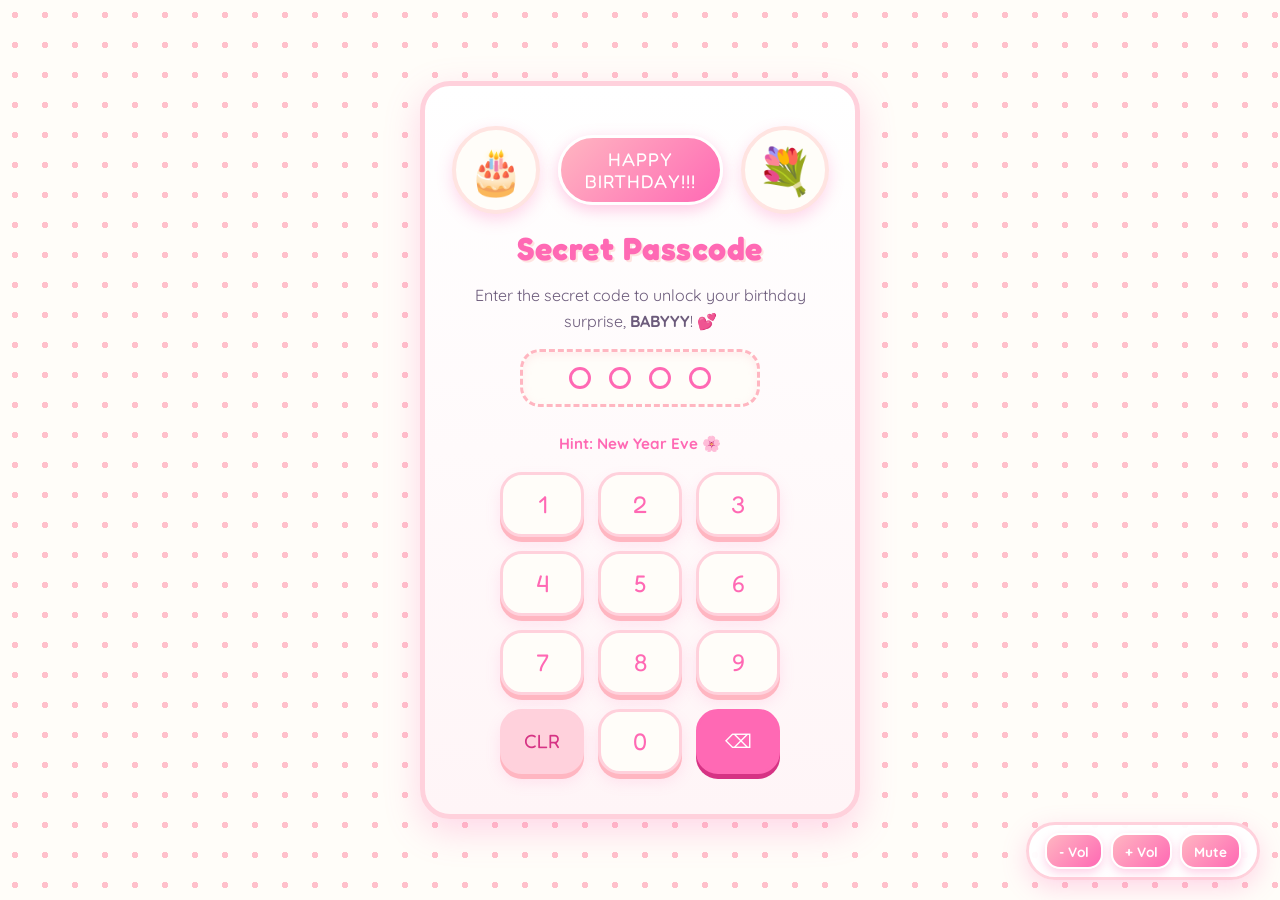
<file: index.html>
<!DOCTYPE html>
<html lang="en">
<head>
    <meta charset="UTF-8">
    <meta name="viewport" content="width=device-width, initial-scale=1.0">
    <title>Passcode! 🔒</title>
        <script src="music.js"></script>
</body>
</html>

    <link rel="stylesheet" href="style.css">
</head>
<body>
    <div class="container passcode-card" id="lockCard">
        
        <!-- Cute Sticker Banner with Cake, Happy Birthday Badge, and Bouquet -->
        <div class="sticker-banner">
            <div class="sticker" title="Birthday Cake Sticker">🎂</div>
            <div class="bday-badge">HAPPY BIRTHDAY!!!</div>
            <div class="sticker" style="animation-delay: 1.2s;" title="Flower Bouquet Sticker">💐</div>
        </div>

        <h1>Secret Passcode </h1>
        <p style="font-size: 1rem; margin-bottom: 10px;">
            Enter the secret code to unlock your birthday surprise, <strong>BABYYY</strong>! 💕
        </p>

        <!-- Display Dots for 4-Digit Passcode -->
        <div class="passcode-display" id="dotsDisplay">
            <div class="dot"></div>
            <div class="dot"></div>
            <div class="dot"></div>
            <div class="dot"></div>
        </div>

        <p id="statusMsg" style="font-size: 0.95rem; color: #FF69B4; min-height: 24px; margin-bottom: 15px; font-weight: bold;">
            Hint: New Year Eve 🌸
        </p>

        <!-- Cute Pink Number Pad -->
        <div class="numpad">
            <button class="num-btn" onclick="pressNum('1')">1</button>
            <button class="num-btn" onclick="pressNum('2')">2</button>
            <button class="num-btn" onclick="pressNum('3')">3</button>
            <button class="num-btn" onclick="pressNum('4')">4</button>
            <button class="num-btn" onclick="pressNum('5')">5</button>
            <button class="num-btn" onclick="pressNum('6')">6</button>
            <button class="num-btn" onclick="pressNum('7')">7</button>
            <button class="num-btn" onclick="pressNum('8')">8</button>
            <button class="num-btn" onclick="pressNum('9')">9</button>
            <button class="num-btn action-btn" onclick="clearCode()" title="Clear">CLR</button>
            <button class="num-btn" onclick="pressNum('0')">0</button>
            <button class="num-btn enter-btn" onclick="deleteLast()" title="Backspace">⌫</button>
        </div>
    </div>

    <script>
        let currentCode = "";
        const correctCode = "3112";
        const dots = document.querySelectorAll(".dot");
        const statusMsg = document.getElementById("statusMsg");
        const lockCard = document.getElementById("lockCard");

        function updateDots() {
            dots.forEach((dot, index) => {
                if (index < currentCode.length) {
                    dot.classList.add("filled");
                } else {
                    dot.classList.remove("filled");
                }
            });
        }

        function pressNum(num) {
            if (currentCode.length < 4) {
                currentCode += num;
                updateDots();

                if (currentCode.length === 4) {
                    setTimeout(checkPasscode, 250);
                }
            }
        }

        function deleteLast() {
            currentCode = currentCode.slice(0, -1);
            updateDots();
        }

        function clearCode() {
            currentCode = "";
            updateDots();
            statusMsg.textContent = "Hint: A special date! 🌸";
        }

        function checkPasscode() {
            if (currentCode === correctCode) {
                statusMsg.style.color = "#2ecc71";
                statusMsg.textContent = "Yay! Unlocked! Welcome SUNSHINE";
                setTimeout(() => {
                    window.location.href = "welcome.html";
                }, 700);
            } else {
                statusMsg.style.color = "#e74c3c";
                statusMsg.textContent = "Oops! Wrong passcode, try again! ";
                lockCard.classList.remove("error-shake");
                void lockCard.offsetWidth; // trigger reflow
                lockCard.classList.add("error-shake");
                setTimeout(() => {
                    currentCode = "";
                    updateDots();
                }, 500);
            }
        }

        // Also support keyboard typing!
        document.addEventListener("keydown", (e) => {
            if (e.key >= "0" && e.key <= "9") {
                pressNum(e.key);
            } else if (e.key === "Backspace") {
                deleteLast();
            } else if (e.key === "Escape") {
                clearCode();
            }
        });
    </script>
</body>
</html>
</file>
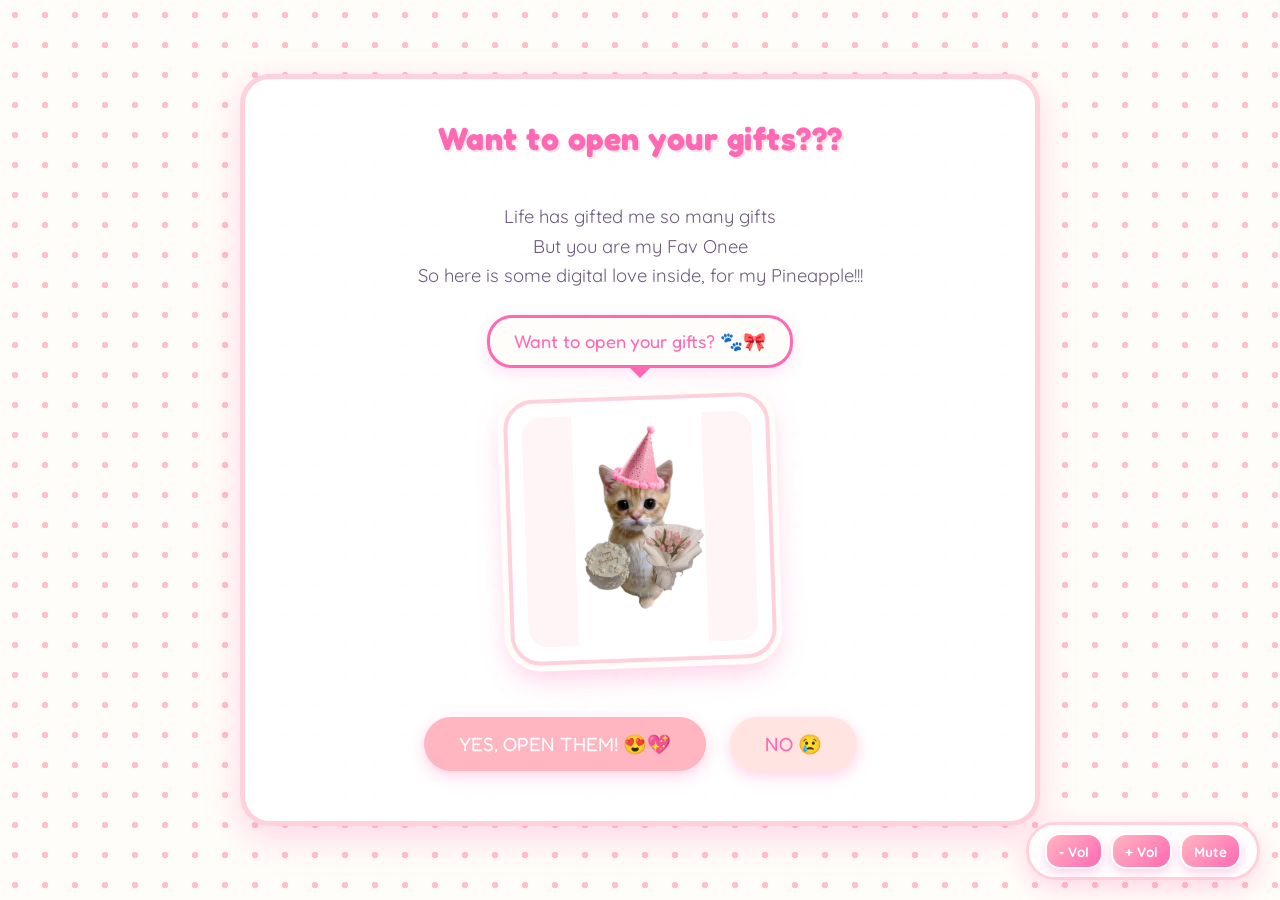
<file: accept.html>
<!DOCTYPE html>
<html lang="en">
<head>
    <meta charset="UTF-8">
    <meta name="viewport" content="width=device-width, initial-scale=1.0">
    <title>gifts</title>
        <script src="music.js"></script>
    </body>

</html>

    <link rel="stylesheet" href="style.css">
    <style>
        /* Cute Cut-Out Sticker Styling for your Cat Picture */
        .cat-sticker-wrapper {
            display: inline-block;
            background: white;
            padding: 14px;
            border-radius: 30px;
            border: 4px solid #FFD1DC;
            /* Double shadow creates a real die-cut sticker effect! */
            box-shadow: 
                0 0 0 6px #FFFDF9,
                0 12px 28px rgba(255, 105, 180, 0.35);
            transform: rotate(-2deg);
            transition: transform 0.3s ease;
            margin: 10px auto 20px auto;
            animation: float 3s infinite ease-in-out;
        }

        .cat-sticker-wrapper:hover {
            transform: rotate(2deg) scale(1.05);
        }

        .cat-sticker-img {
            width: 230px;
            height: 230px;
            object-fit: contain;
            border-radius: 20px;
            display: block;
            background-color: #FFF5F7;
        }

        /* Modal for Try Again */
        .modal {
            display: none;
            position: fixed;
            top: 0; left: 0; width: 100%; height: 100%;
            background: rgba(255, 182, 193, 0.55);
            backdrop-filter: blur(4px);
            justify-content: center;
            align-items: center;
            z-index: 100;
        }
        .modal-content {
            background: #FFFDF9;
            padding: 30px;
            border-radius: 25px;
            border: 5px solid #FF69B4;
            text-align: center;
            max-width: 400px;
            box-shadow: 0 12px 30px rgba(255, 105, 180, 0.35);
            animation: bounceIn 0.5s;
        }
    </style>
</head>
<body>
    <div class="container">
        <h1>Want to open your gifts???</h1>
        <p><br> Life has gifted me so many gifts<br> But you are my Fav Onee <br>
            So here is some digital love inside, for my Pineapple!!!</p>
        
        <!-- Cute Cat Sticker Stage -->
        <div class="cat-stage">
            <div class="speech-bubble">
                Want to open your gifts? 🐾🎀
            </div>

            <!-- Sticker Frame for your Cat Picture -->
            <div class="cat-sticker-wrapper">
                <!-- Save your cat image as 'cat-sticker.png' (or .jpg) in your folder! -->
                <img src="cat-sticker.jpg" alt="Cute Cat Sticker Asking Want to open your gifts?" class="cat-sticker-img" onerror="this.style.display='none'; document.getElementById('catFallback').style.display='flex';">
                
                <!-- Fallback placeholder if 'cat-sticker.png' isn't added yet -->
                <div id="catFallback" style="display: none; width: 330px; height: 330px; flex-direction: column; justify-content: center; align-items: center; background: #FFF5F7; border: 2px dashed #FF69B4; border-radius: 20px; padding: 15px;">
                    <div style="font-size: 4.5rem; line-height: 1.1;">🐱🎁</div>
                    <p style="font-size: 0.85rem; color: #FF69B4; font-weight: bold; margin-top: 10px; margin-bottom: 0;">
                        Save your cat pic as<br><code>cat-sticker.png</code><br>in this folder! ✨
                    </p>
                </div>
            </div>
        </div>

        <div>
            <a href="gifts.html" class="btn">YES, OPEN THEM! 😍💖</a>
            <button onclick="showRetry()" class="btn btn-secondary">NO 😢</button>
        </div>
    </div>

    <!-- The Try Again Modal when clicking NO -->
    <div id="retryModal" class="modal">
        <div class="modal-content">
            <div style="font-size: 4rem; margin-bottom: 10px;">🙀💢</div>
            <h2 style="font-size: 1.6rem;">Oops, Please Try Again! 🥺</h2>
            <p>You can't say no to opening your birthday gifts ! Click Okay and press YES!</p>
            <button onclick="closeRetry()" class="btn">OKAY! 💖</button>
        </div>
    </div>

    <script>
        function showRetry() {
            document.getElementById('retryModal').style.display = 'flex';
        }
        function closeRetry() {
            document.getElementById('retryModal').style.display = 'none';
        }
    </script>
</body>
</html>
</file>
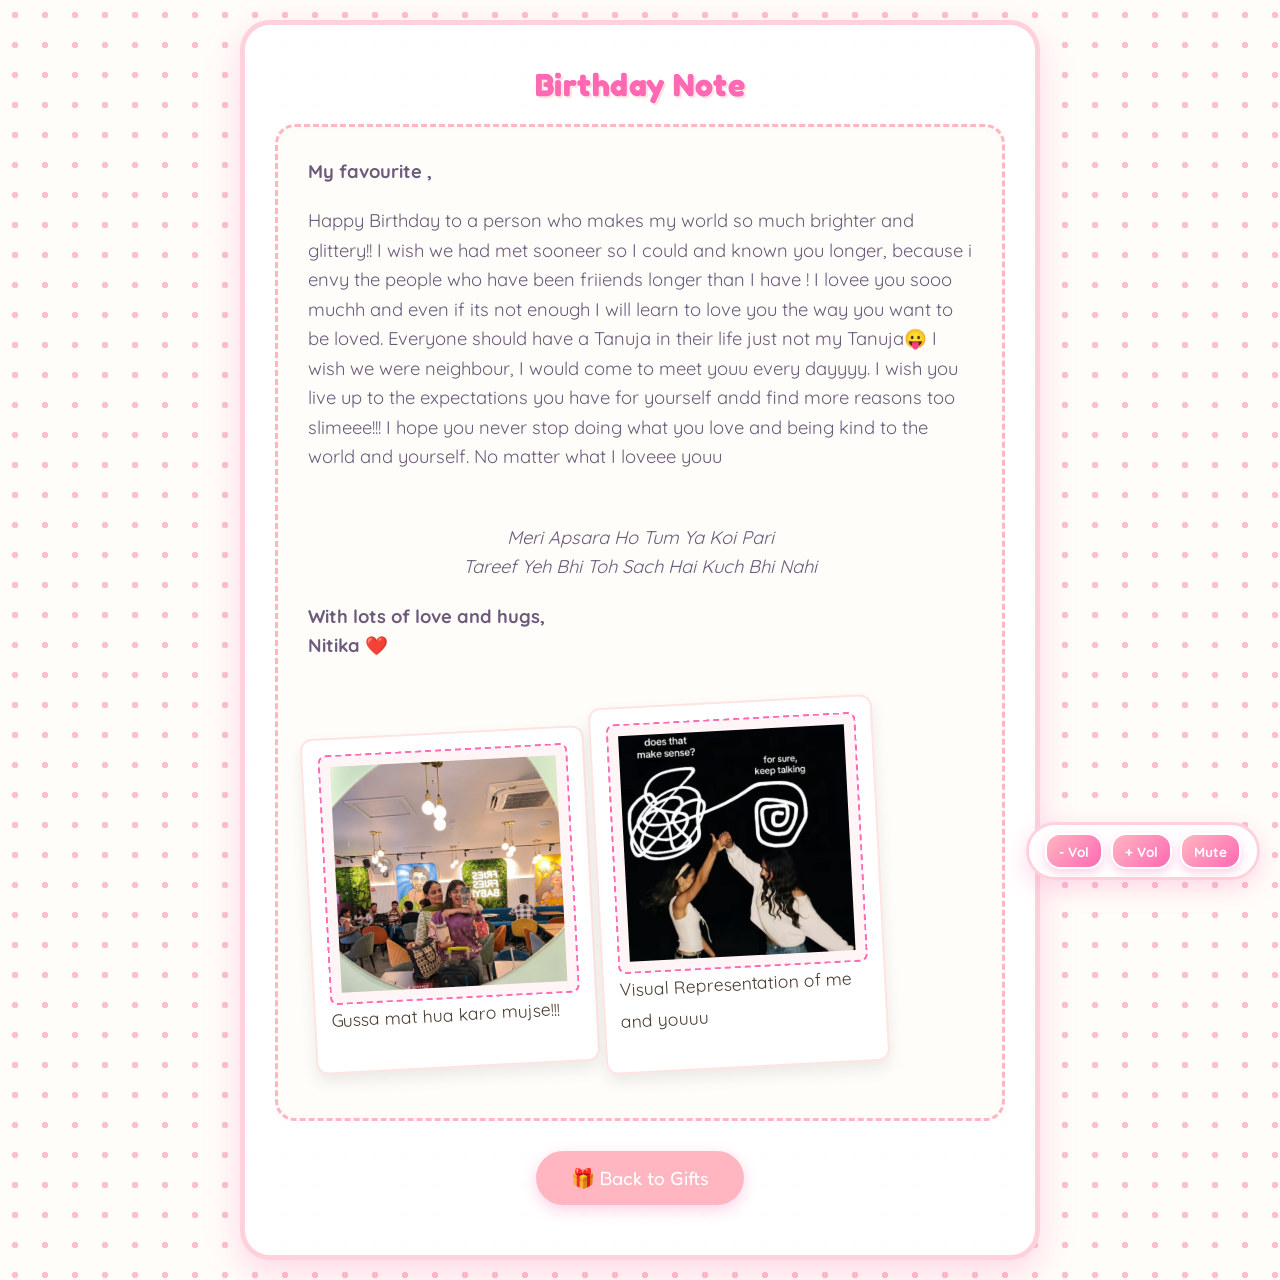
<file: gift1.html>
<!DOCTYPE html>
<html lang="en">
<head>
    <meta charset="UTF-8">
    <meta name="viewport" content="width=device-width, initial-scale=1.0">
    <title>A Letter ✉️</title>
        <script src="music.js"></script>
</body>
</html>

    <link rel="stylesheet" href="style.css">
    <style>
        .letter-box {
            background-color: #FFFDF9;
            border: 3px dashed #FFB6C1;
            padding: 30px;
            border-radius: 20px;
            text-align: left;
            margin: 20px 0;
            font-family: 'Quicksand', sans-serif;
            font-size: 1.1rem;
            color: #4a3c31;
            line-height: 1.8;
            box-shadow: inset 0 0 10px rgba(0,0,0,0.02);
        }
    </style>
</head>
<body>
    <div class="container">
        <h1> Birthday Note</h1>
        
        <div class="letter-box">
            <p><strong>My favourite ,</strong></p>
            <p> Happy Birthday to a person who makes my world so much brighter and glittery!! 
                I wish we had met sooneer so I could and known you longer, because i envy the people who 
                have been friiends longer than I have ! I lovee you sooo muchh and even if its not enough I will learn to love you 
                the way you want to be loved.  Everyone should have a Tanuja in their life just not my Tanuja😛 

                I wish we were neighbour, I would come to meet youu every dayyyy. I wish you live up to the expectations you
                 have for yourself andd find more reasons too slimeee!!! 
                I hope you never stop doing what you love and being kind to the world and yourself. No matter what I loveee youu</p> 
               <br>
               <p style="text-align: center;">
    <i>
        Meri Apsara Ho Tum Ya Koi Pari <br>
        Tareef Yeh Bhi Toh Sach Hai Kuch Bhi Nahi
    </i>
</p>

            <p style="text-align: left; "><strong>With lots of love and hugs,<br>Nitika ❤️</strong>

 <div class="photo-frame">
            <div class="photo-placeholder">
                <img src="3 .jpeg" alt="[Insert a Beautiful Memory Pic]">
                
            </div>
            <caption>Gussa mat hua karo mujse!!!</caption>
        </div>

        <div class="photo-frame">
            <div class="photo-placeholder">
                <img src="pic g1.png" alt="[US ]">
                
            </div>
            <caption>Visual Representation of me<br> and youuu</caption>
        </div>

    </div>

        <a href="gifts.html" class="btn">🎁 Back to Gifts</a>
    </div>
</body>
</html>
</file>
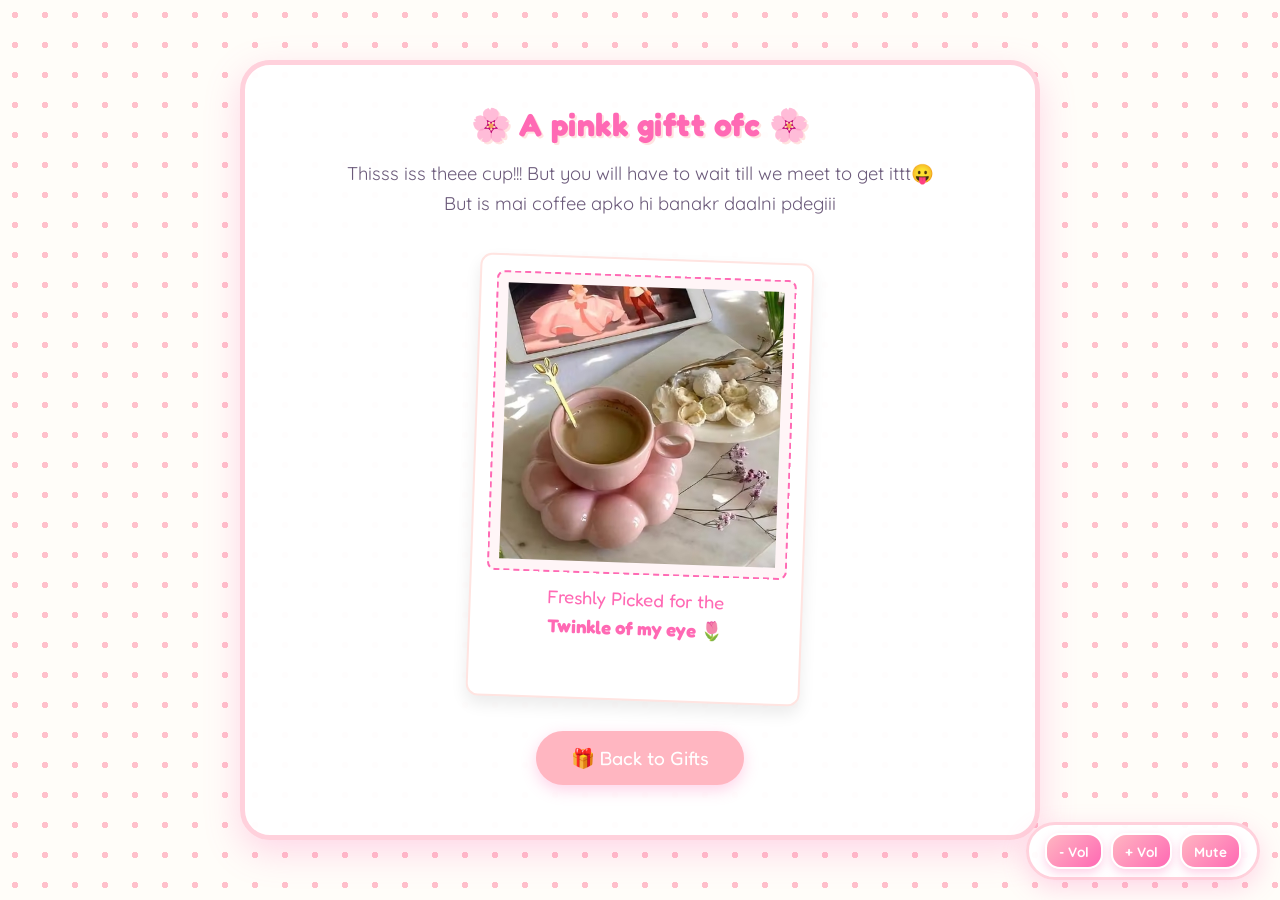
<file: gift2.html>
<!DOCTYPE html>
<html lang="en">
<head>
    <meta charset="UTF-8">
    <meta name="viewport" content="width=device-width, initial-scale=1.0">
    <title>Flowers for Tanuja Didi 💐</title>
    <link rel="stylesheet" href="style.css">
        <script src="music.js"></script>
</body>
</html>

</head>
<body>
    <div class="container">
        <h1>🌸 A pinkk giftt ofc  🌸</h1>
        <p>Thisss iss theee cup!!! But you will have to wait till we meet to get ittt😛<br> But is mai coffee apko hi banakr daalni pdegiii</p>

        <div class="photo-frame" style="transform: rotate(2deg);">
            <div class="photo-placeholder" style="width: 300px; height: 300px;">
                <img src="gift2.jpeg" alt="[Insert]">
            </div>
            <p style="font-family: 'Fredoka One'; margin-top: 10px; color: #FF69B4;">Freshly Picked for the <br><strong>Twinkle of my eye  🌷</strong></p>
        </div>

        <br>
        <a href="gifts.html" class="btn">🎁 Back to Gifts</a>
    </div>
</body>
</html>
</file>
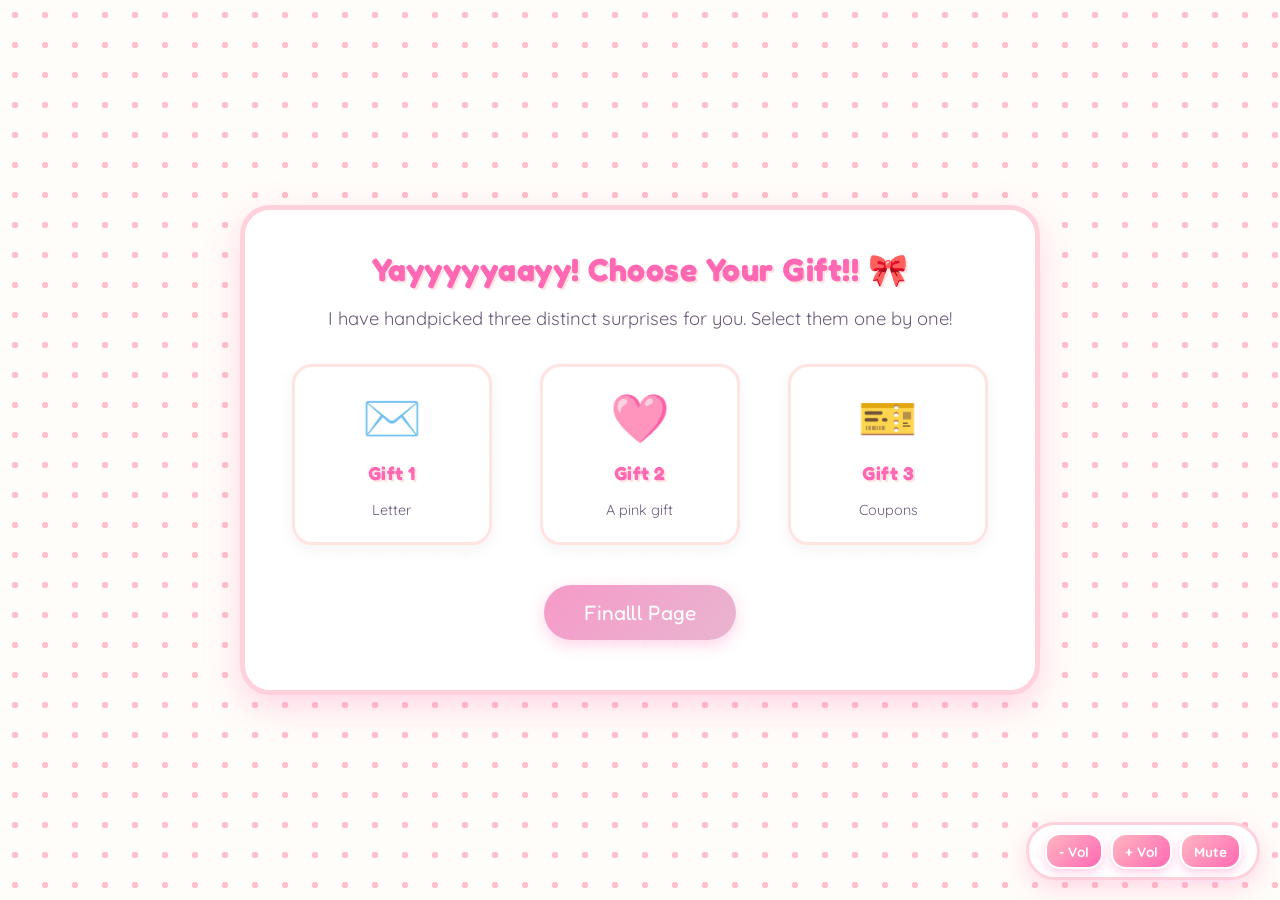
<file: gifts.html>
<!DOCTYPE html>
<html lang="en">
<head>
    <meta charset="UTF-8">
    <meta name="viewport" content="width=device-width, initial-scale=1.0">
    <title>Choose your gift! 🎁</title>
        <script src="music.js"></script>
</body>
</html>

    <link rel="stylesheet" href="style.css">
</head>
<body>
    <div class="container">
        <h1>Yayyyyyaayy! Choose Your Gift!! 🎀</h1>
        <p>I have handpicked three distinct surprises for you. Select them one by one!</p>

        <div class="gifts-grid">
            <a href="gift1.html" class="gift-card">
                <div class="gift-icon">✉️</div>
                <h3>Gift 1</h3>
                <p style="font-size: 0.9rem; margin: 10px 0 0 0;"> Letter</p>
            </a>
            <a href="gift2.html" class="gift-card">
                <div class="gift-icon">🩷</div>
                <h3>Gift 2</h3>
                <p style="font-size: 0.9rem; margin: 10px 0 0 0;">A pink gift</p>
            </a>
            <a href="gift3.html" class="gift-card">
                <div class="gift-icon">🎫</div>
                <h3>Gift 3</h3>
                <p style="font-size: 0.9rem; margin: 10px 0 0 0;">Coupons</p>
            </a>
        </div>

        <!-- Add this button in gifts.html right below your gifts grid! -->

<a href="smile.html" class="btn" style="background: linear-gradient(135deg, #f69ac8, #e9b5cf); padding: 15px 40px; font-size: 1.3rem; animation: float 2.5s infinite ease-in-out;">
    Finalll Page</a>

    </div>
</body>
</html>
</file>
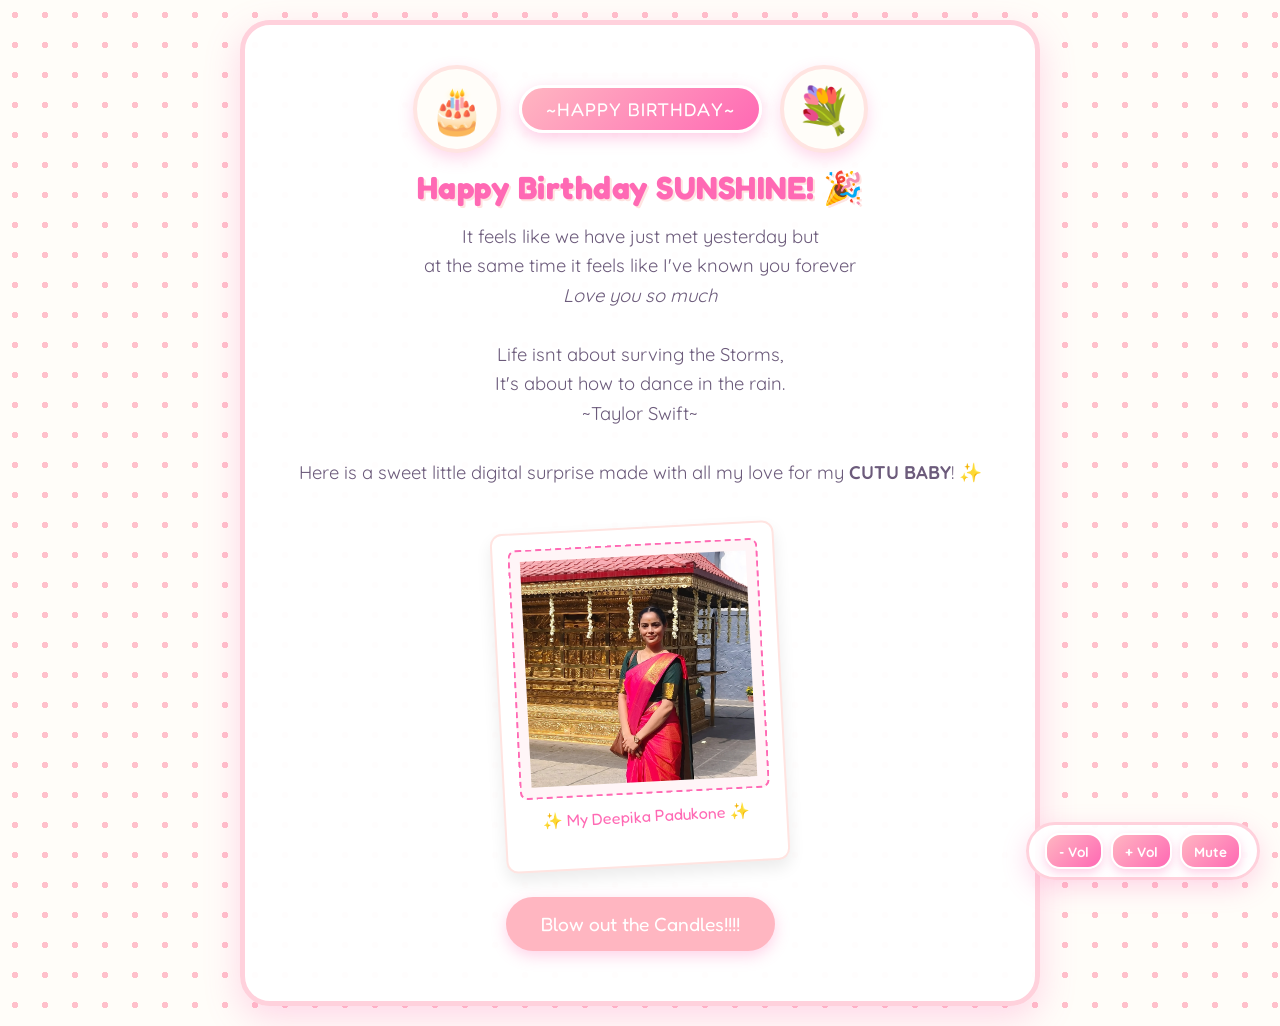
<file: welcome.html>
<!DOCTYPE html>
<html lang="en">
<head>
    <meta charset="UTF-8">
    <meta name="viewport" content="width=device-width, initial-scale=1.0">
    <title>Happy Birthday 💕</title>
        <script src="music.js"></script>
</body>
</html>

    <link rel="stylesheet" href="style.css">
</head>
<body>
    <div class="container">
        <div class="sticker-banner">
            <div class="sticker">🎂</div>
            <div class="bday-badge">~HAPPY BIRTHDAY~</div>
            <div class="sticker">💐</div>
        </div>

        <h1>Happy Birthday SUNSHINE! 🎉</h1>
        <p>It feels like we have just met yesterday but <br>at the same time it feels like I've known you forever <br><i>Love you so much</i><br>
            <br>Life isnt about surving the Storms,<br> It's about how to dance in the rain.<br>
            ~Taylor Swift~
            <br>
            <br>Here is a sweet little digital surprise made with all my love for my <strong>CUTU BABY</strong>! ✨</p>
        
        <!-- Polaroid Photo Frame -->
        <div class="photo-frame">
            <div class="photo-placeholder">
                <!-- Replace 'didi-photo.jpg' with your photo path -->
                <img src="deepika.jpeg" alt="Insert Tanuja Didi's Pic Here">
            </div>
            <p style="font-family: 'Fredoka One'; margin-top: 10px; font-size: 1rem; color: #FF69B4; margin-bottom: 0;">
                ✨ My Deepika Padukone ✨
            </p>
        </div>

        <br>
        <a href="candles.html" class="btn">Blow out the Candles!!!!</a>
    </div>
</body>
</html>
</file>
<file: style.css>
/* Base Styles & Theme */

@import url('https://fonts.googleapis.com/css2?family=Fredoka+One&family=Quicksand:wght@500;700&display=swap');

* {
    box-sizing: border-box;
    margin: 0;
    padding: 0;
}

body {
    font-family: 'Quicksand', sans-serif;
    background-color: #FFFDF9; /* Soft Cream */
    background-image: radial-gradient(#FFC0CB 15%, transparent 15%); /* Pink Polka Dots */
    background-size: 30px 30px;
    min-height: 100vh;
    display: flex;
    justify-content: center;
    align-items: center;
    overflow-x: hidden;
    padding: 20px;
}

.container {
    width: 95%;
    max-width: 800px;
    background-color: rgba(255, 255, 255, 0.96);
    border-radius: 30px;
    box-shadow: 0 12px 35px rgba(255, 105, 180, 0.25);
    padding: 40px 30px;
    text-align: center;
    border: 5px solid #FFD1DC;
    position: relative;
    animation: bounceIn 0.8s ease-out;
}

h1, h2, h3 {
    font-family: 'Fredoka One', cursive;
    color: #FF69B4; /* Hot Pink */
    text-shadow: 2px 2px #FFE4E1;
    margin-bottom: 15px;
    letter-spacing: 0.5px;
}

p {
    color: #6c5b7b;
    font-size: 1.15rem;
    line-height: 1.6;
    margin-bottom: 20px;
}

/* Cute Floating Corner Stickers */
.sticker {
    display: inline-flex;
    align-items: center;
    justify-content: center;
    background: #FFFDF9;
    border: 4px solid #FFE4E1;
    border-radius: 50%;
    padding: 12px;
    font-size: 2.8rem;
    box-shadow: 0 6px 15px rgba(255, 105, 180, 0.25);
    animation: float 3s infinite ease-in-out;
    user-select: none;
}

.sticker-banner {
    display: flex;
    justify-content: center;
    align-items: center;
    gap: 18px;
    margin-bottom: 15px;
}

.bday-badge {
    background: linear-gradient(135deg, #FFB6C1, #FF69B4);
    color: white;
    font-family: 'Fredoka One', cursive;
    padding: 10px 24px;
    border-radius: 50px;
    font-size: 1.15rem;
    border: 3px solid white;
    box-shadow: 0 5px 15px rgba(255, 105, 180, 0.35);
    letter-spacing: 1px;
}

/* Passcode Lock Screen Styles */
.passcode-card {
    max-width: 440px;
    background: linear-gradient(180deg, #FFFFFF 0%, #FFF5F7 100%);
}

.passcode-display {
    background: #FFFDF9;
    border: 3px dashed #FFB6C1;
    border-radius: 20px;
    padding: 15px 25px;
    margin: 15px auto 25px auto;
    width: 240px;
    display: flex;
    justify-content: center;
    gap: 18px;
    box-shadow: inset 0 3px 8px rgba(255, 182, 193, 0.2);
}

.dot {
    width: 22px;
    height: 22px;
    border-radius: 50%;
    border: 3px solid #FF69B4;
    background-color: transparent;
    transition: all 0.25s cubic-bezier(0.175, 0.885, 0.32, 1.275);
}

.dot.filled {
    background-color: #FF69B4;
    transform: scale(1.2);
    box-shadow: 0 0 10px rgba(255, 105, 180, 0.6);
}

.numpad {
    display: grid;
    grid-template-columns: repeat(3, 1fr);
    gap: 14px;
    max-width: 280px;
    margin: 0 auto;
}

.num-btn {
    font-family: 'Fredoka One', cursive;
    font-size: 1.5rem;
    color: #FF69B4;
    background-color: #FFFDF9;
    border: 3px solid #FFD1DC;
    border-radius: 22px;
    height: 65px;
    cursor: pointer;
    box-shadow: 0 5px 0 #FFB6C1, 0 8px 15px rgba(255, 105, 180, 0.15);
    transition: all 0.15s ease;
    display: flex;
    align-items: center;
    justify-content: center;
}

.num-btn:hover {
    background-color: #FFE4E1;
    transform: translateY(-2px);
}

.num-btn:active {
    transform: translateY(4px);
    box-shadow: 0 1px 0 #FFB6C1;
}

.num-btn.action-btn {
    background-color: #FFD1DC;
    color: #d63384;
    font-size: 1.2rem;
}

.num-btn.enter-btn {
    background-color: #FF69B4;
    color: white;
    border-color: #FF69B4;
    box-shadow: 0 5px 0 #d63384;
    font-size: 1.2rem;
}

.error-shake {
    animation: shake 0.4s ease-in-out;
}

@keyframes shake {
    0%, 100% { transform: translateX(0); }
    25% { transform: translateX(-10px); }
    50% { transform: translateX(10px); }
    75% { transform: translateX(-10px); }
}

/* Polaroids & Image Placeholders */
.photo-frame {
    background-color: white;
    padding: 15px 15px 35px 15px;
    box-shadow: 0 8px 16px rgba(0,0,0,0.08);
    border: 2px solid #FFE4E1;
    border-radius: 12px;
    display: inline-block;
    transform: rotate(-3deg);
    transition: transform 0.3s;
    margin: 20px auto;
}

.photo-frame:hover {
    transform: rotate(0deg) scale(1.05);
}

.photo-placeholder {
    width: 250px;
    height: 250px;
    background-color: #FFF5F7;
    border: 2px dashed #FF69B4;
    border-radius: 8px;
    display: flex;
    justify-content: center;
    align-items: center;
    color: #FF69B4;
    font-weight: bold;
    font-size: 0.95rem;
    cursor: pointer;
    overflow: hidden;
    padding: 10px;
}

.photo-placeholder img {
    width: 100%;
    height: 100%;
    object-fit: cover;
}

/* Cat Asking Gifts Section */
.cat-stage {
    position: relative;
    margin: 25px auto;
    display: flex;
    flex-direction: column;
    align-items: center;
}

.speech-bubble {
    background: #FFFDF9;
    border: 3px solid #FF69B4;
    border-radius: 25px;
    padding: 12px 24px;
    font-family: 'Fredoka One', cursive;
    color: #FF69B4;
    font-size: 1.15rem;
    margin-bottom: 18px;
    position: relative;
    box-shadow: 0 5px 15px rgba(255, 105, 180, 0.2);
    animation: float 2.5s infinite ease-in-out;
}

.speech-bubble::after {
    content: '';
    position: absolute;
    bottom: -13px;
    left: 50%;
    transform: translateX(-50%);
    border-width: 13px 13px 0;
    border-style: solid;
    border-color: #FF69B4 transparent;
    display: block;
    width: 0;
}

.cat-box {
    width: 240px;
    height: 240px;
    background: #FFF5F7;
    border: 4px solid #FFD1DC;
    border-radius: 28px;
    box-shadow: 0 10px 25px rgba(255, 182, 193, 0.4);
    display: flex;
    flex-direction: column;
    justify-content: center;
    align-items: center;
    overflow: hidden;
    position: relative;
}

.cat-box img {
    width: 100%;
    height: 100%;
    object-fit: cover;
}

/* Buttons */
.btn {
    font-family: 'Fredoka One', cursive;
    background-color: #FFB6C1;
    color: white;
    border: none;
    padding: 15px 35px;
    font-size: 1.2rem;
    border-radius: 50px;
    cursor: pointer;
    box-shadow: 0 5px 15px rgba(255, 105, 180, 0.3);
    transition: all 0.3s ease;
    text-decoration: none;
    display: inline-block;
    margin: 10px;
}

.btn:hover {
    background-color: #FF69B4;
    transform: translateY(-3px);
    box-shadow: 0 8px 20px rgba(255, 105, 180, 0.5);
}

.btn-secondary {
    background-color: #FFE4E1;
    color: #FF69B4;
}

.btn-secondary:hover {
    background-color: #FFD1DC;
}

/* Animations */
@keyframes bounceIn {
    0% { transform: scale(0.3); opacity: 0; }
    50% { transform: scale(1.05); }
    70% { transform: scale(0.95); }
    100% { transform: scale(1); opacity: 1; }
}

@keyframes float {
    0%, 100% { transform: translateY(0); }
    50% { transform: translateY(-8px); }
}

/* Candle Blowing Page Specifics */
.cake-container {
    position: relative;
    width: 200px;
    margin: 60px auto 30px auto;
}

.cake {
    width: 200px;
    height: 120px;
    background: #FFD1DC;
    border-radius: 120px 120px 10px 10px;
    position: relative;
    border-bottom: 10px solid #FFB6C1;
}

.cream {
    width: 100%;
    height: 30px;
    background: #FFFDD0;
    border-radius: 120px 120px 0 0;
    position: absolute;
    top: 0;
}

.candle-set {
    display: flex;
    justify-content: center;
    gap: 15px;
    position: absolute;
    top: -40px;
    width: 100%;
}

.candle {
    width: 12px;
    height: 45px;
    background: repeating-linear-gradient(45deg, #FF69B4, #FF69B4 5px, #FFF 5px, #FFF 10px);
    border-radius: 3px;
    position: relative;
    cursor: pointer;
}

.flame {
    width: 12px;
    height: 20px;
    background: orange;
    border-radius: 50% 50% 20% 20%;
    position: absolute;
    top: -22px;
    left: 0;
    box-shadow: 0 0 10px gold;
    animation: flicker 0.5s infinite alternate;
}

.flame.blown-out {
    display: none;
}

@keyframes flicker {
    0% { transform: scale(1); }
    100% { transform: scale(1.1) rotate(2deg); }
}

/* Gifts Choices layout */
.gifts-grid {
    display: flex;
    justify-content: space-around;
    flex-wrap: wrap;
    gap: 15px;
    margin: 30px 0;
}

.gift-card {
    background: white;
    border: 3px solid #FFE4E1;
    border-radius: 20px;
    padding: 20px;
    width: 200px;
    text-align: center;
    cursor: pointer;
    transition: all 0.3s;
    text-decoration: none;
    color: inherit;
    box-shadow: 0 5px 15px rgba(0,0,0,0.05);
}

.gift-card:hover {
    transform: translateY(-8px);
    border-color: #FF69B4;
    box-shadow: 0 10px 20px rgba(255, 105, 180, 0.2);
}

.gift-icon {
    font-size: 3rem;
    margin-bottom: 15px;
    display: inline-block;
    animation: float 3s infinite ease-in-out;
}

/* Scrapbook Layout */
.scrapbook-grid {
    display: grid;
    grid-template-columns: repeat(auto-fit, minmax(220px, 1fr));
    gap: 20px;
    margin-top: 30px;
}

/* --- Cute Floating Music Bar --- */
.music-bar {
    position: fixed;
    bottom: 20px;
    right: 20px;
    background: rgba(255, 255, 255, 0.95);
    border: 3px solid #FFD1DC;
    border-radius: 50px;
    display: flex;
    align-items: center;
    gap: 10px;
    padding: 8px 16px;
    box-shadow: 0 8px 24px rgba(255, 105, 180, 0.25);
    z-index: 9999;
    animation: bounceIn 0.8s ease-out;
}

/* Base style for the mini buttons */
.music-bar-btn {
    background: linear-gradient(135deg, #FFB6C1, #FF69B4);
    border: 2px solid white;
    color: white;
    font-size: 1.1rem;
    width: 38px;
    height: 38px;
    border-radius: 50%;
    cursor: pointer;
    display: flex;
    align-items: center;
    justify-content: center;
    box-shadow: 0 4px 10px rgba(255, 105, 180, 0.3);
    transition: all 0.2s cubic-bezier(0.175, 0.885, 0.32, 1.275);
}

.music-bar-btn:hover {
    transform: scale(1.15);
    box-shadow: 0 6px 14px rgba(255, 105, 180, 0.5);
}

.music-bar-btn:active {
    transform: scale(0.95);
}

/* Pulsing note animation when song is actively playing */
.note-active {
    animation: musicPulse 2s infinite ease-in-out;
}

@keyframes musicPulse {
    0%, 100% {
        transform: scale(1) rotate(0deg);
        filter: hue-rotate(0deg);
    }
    50% {
        transform: scale(1.12) rotate(12deg);
        filter: hue-rotate(15deg);
    }
}

/* ==========================================
   PAGE 6 SPECIFIC HELPER STYLES (COUPONS)
   ========================================== */
.coupon-wrapper {
    position: relative;
    min-height: 480px;
    display: flex;
    justify-content: center;
    align-items: center;
    margin: 20px 0;
}

.coupon-card {
    width: 100%;
    max-width: 420px;
    background: linear-gradient(135deg, #FFFDF9 0%, #FFF0F5 100%);
    border: 4px dashed #FF69B4;
    border-radius: 28px;
    padding: 24px 20px;
    box-shadow: 0 14px 35px rgba(255, 105, 180, 0.3);
    text-align: center;
    cursor: pointer;
    user-select: none;
    transition: transform 0.2s ease;
    position: relative;
    animation: bounceIn 0.6s cubic-bezier(0.175, 0.885, 0.32, 1.275);
}

.coupon-card:hover {
    transform: translateY(-4px) scale(1.02);
    box-shadow: 0 18px 40px rgba(255, 105, 180, 0.45);
}

.coupon-card.popping {
    animation: popBurst 0.45s ease forwards !important;
    pointer-events: none;
}

@keyframes popBurst {
    0% { transform: scale(1); opacity: 1; }
    40% { transform: scale(1.15) rotate(4deg); filter: brightness(1.2); }
    100% { transform: scale(0.1) rotate(-10deg); opacity: 0; }
}

.coupon-badge {
    display: inline-block;
    background: linear-gradient(135deg, #FF69B4, #FFB6C1);
    color: white;
    font-family: 'Fredoka One', cursive;
    font-size: 0.95rem;
    letter-spacing: 1px;
    padding: 6px 18px;
    border-radius: 50px;
    box-shadow: 0 4px 10px rgba(255, 105, 180, 0.3);
    margin-bottom: 12px;
}

.coupon-title {
    font-family: 'Fredoka One', cursive;
    color: #FF1493;
    font-size: 1.6rem;
    line-height: 1.2;
    margin-bottom: 8px;
}

.coupon-desc {
    color: #6c5b7b;
    font-size: 1rem;
    line-height: 1.4;
    margin-bottom: 14px;
}

.coupon-img-slot {
    width: 100%;
    height: 200px;
    background: white;
    border: 3px solid #FFD1DC;
    border-radius: 18px;
    overflow: hidden;
    position: relative;
    display: flex;
    justify-content: center;
    align-items: center;
    margin: 12px auto;
    box-shadow: inset 0 2px 6px rgba(0,0,0,0.05);
}

.coupon-img-slot img {
    width: 100%;
    height: 100%;
    object-fit: cover;
}

.coupon-img-fallback {
    display: flex;
    flex-direction: column;
    align-items: center;
    justify-content: center;
    padding: 15px;
    color: #FF69B4;
    font-weight: bold;
    font-size: 0.95rem;
}

.tap-hint {
    font-size: 0.85rem;
    color: #FF69B4;
    font-weight: bold;
    letter-spacing: 0.5px;
    margin-top: 10px;
    animation: float 2s infinite ease-in-out;
}

.progress-pill {
    display: inline-block;
    background: #FFE4E1;
    color: #FF69B4;
    font-weight: bold;
    font-size: 0.9rem;
    padding: 4px 14px;
    border-radius: 20px;
    margin-bottom: 15px;
}

#finale-card {
    display: none;
    max-width: 450px;
    margin: 0 auto;
    background: white;
    border: 4px solid #FF69B4;
    border-radius: 28px;
    padding: 35px 25px;
    animation: bounceIn 0.8s ease-out;
    box-shadow: 0 15px 35px rgba(255, 105, 180, 0.35);
}
</file>
